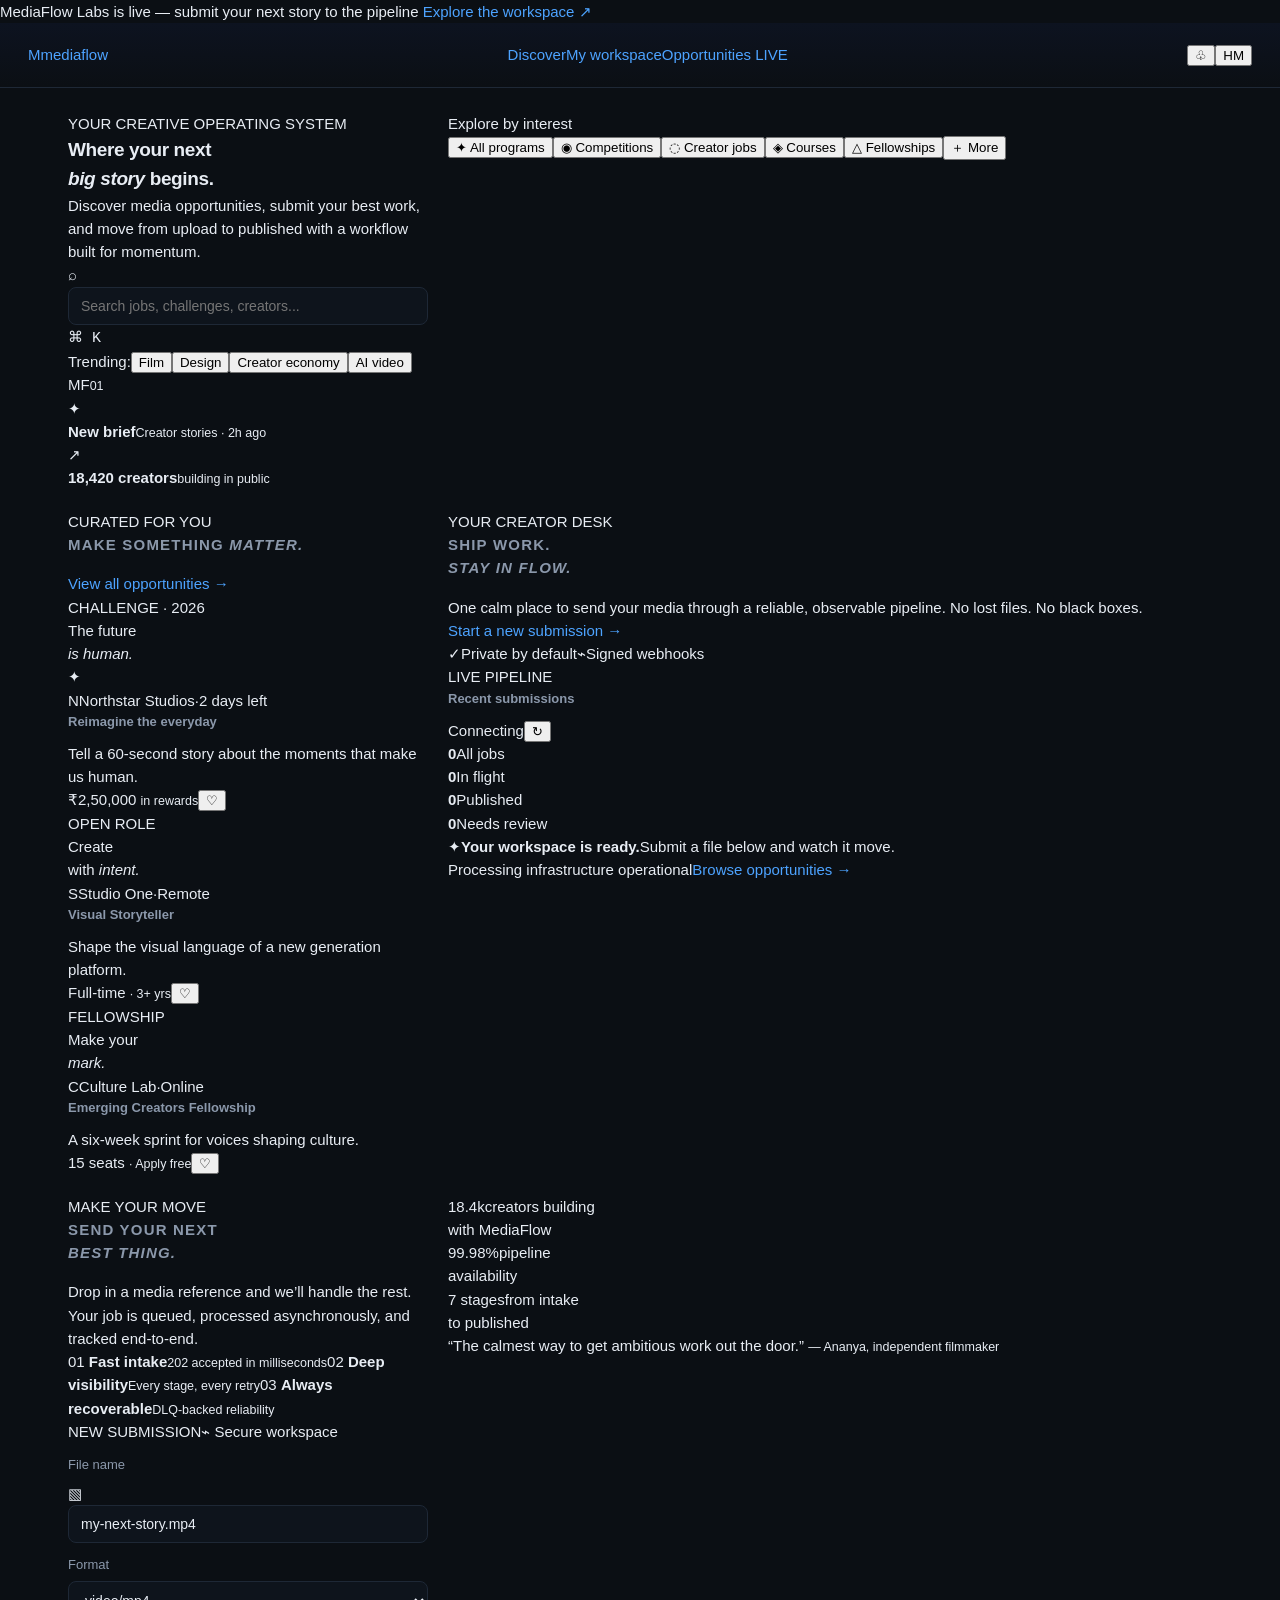
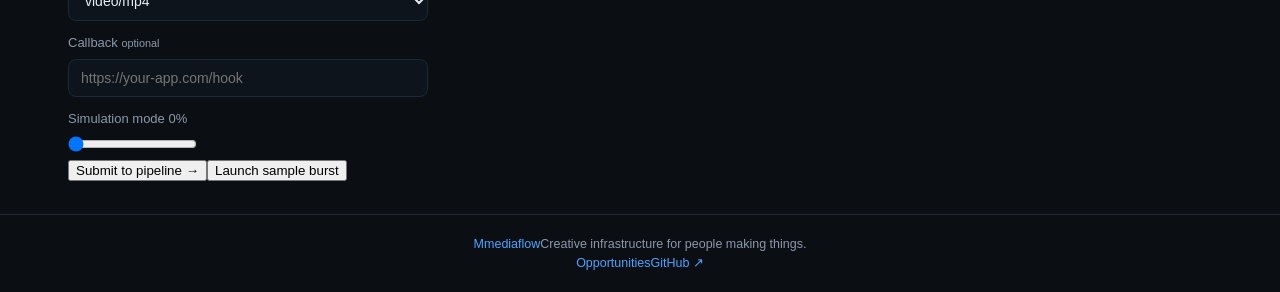
<file: public/index.html>
<!doctype html>
<html lang="en">
<head>
  <meta charset="utf-8"><meta name="viewport" content="width=device-width, initial-scale=1">
  <meta name="description" content="MediaFlow — discover creative programs, submit media, and track processing in one workspace.">
  <title>MediaFlow — Discover. Create. Go further.</title>
  <link rel="preconnect" href="https://fonts.googleapis.com"><link rel="preconnect" href="https://fonts.gstatic.com" crossorigin>
  <link href="https://fonts.googleapis.com/css2?family=DM+Sans:wght@400;500;600;700&family=Manrope:wght@700;800&display=swap" rel="stylesheet"><link rel="stylesheet" href="/style.css">
</head>
<body>
  <div class="announcement"><span class="announcement-dot"></span> MediaFlow Labs is live — submit your next story to the pipeline <a href="#upload">Explore the workspace <span>↗</span></a></div>
  <header class="site-header shell"><a class="wordmark" href="/" aria-label="MediaFlow home"><span class="wordmark-mark">M</span><span>media<span class="wordmark-accent">flow</span></span></a><nav class="main-nav" aria-label="Primary navigation"><a class="active" href="#discover">Discover</a><a href="#workspace">My workspace</a><a href="/radar">Opportunities <span class="new-pill">LIVE</span></a></nav><div class="header-actions"><button class="icon-btn" aria-label="Notifications">♧<span class="notification-dot"></span></button><button class="avatar" aria-label="Account menu">HM</button></div></header>
  <main>
    <section class="hero shell" id="discover"><div class="hero-copy"><p class="eyebrow"><span class="eyebrow-line"></span> YOUR CREATIVE OPERATING SYSTEM</p><h1>Where your next<br><em>big story</em> begins.</h1><p class="hero-sub">Discover media opportunities, submit your best work, and move from upload to published with a workflow built for momentum.</p><div class="hero-search"><span>⌕</span><input id="opportunitySearch" placeholder="Search jobs, challenges, creators..." aria-label="Search opportunities"><kbd>⌘ K</kbd></div><div class="hero-tags"><span>Trending:</span><button data-search="Film">Film</button><button data-search="Design">Design</button><button data-search="Creator economy">Creator economy</button><button data-search="AI video">AI video</button></div></div><div class="hero-art" aria-hidden="true"><div class="art-orbit orbit-one"></div><div class="art-orbit orbit-two"></div><div class="art-core"><span>MF</span><small>01</small></div><div class="art-card art-card-top"><span class="mini-icon pink">✦</span><div><b>New brief</b><small>Creator stories · 2h ago</small></div></div><div class="art-card art-card-bottom"><span class="mini-icon blue">↗</span><div><b>18,420 creators</b><small>building in public</small></div></div></div></section>
    <section class="category-strip shell" aria-label="Explore categories"><div class="section-label">Explore by interest</div><div class="category-list"><button class="category active">✦ All programs</button><button class="category">◉ Competitions</button><button class="category">◌ Creator jobs</button><button class="category">◈ Courses</button><button class="category">△ Fellowships</button><button class="category">＋ More</button></div></section>
    <section class="shell section-block"><div class="section-heading"><div><p class="eyebrow">CURATED FOR YOU</p><h2>Make something <em>matter.</em></h2></div><a class="view-all" href="/radar">View all opportunities <span>→</span></a></div><div class="opportunity-grid">
      <article class="opportunity-card featured-card"><div class="card-visual visual-purple"><span class="visual-label">CHALLENGE · 2026</span><div class="visual-title">The future<br><em>is human.</em></div><span class="visual-orbit"></span><span class="visual-spark">✦</span></div><div class="card-body"><div class="card-meta"><span class="company-dot">N</span><span>Northstar Studios</span><span class="dot-sep">·</span><span>2 days left</span></div><h3>Reimagine the everyday</h3><p>Tell a 60-second story about the moments that make us human.</p><div class="card-footer"><span class="reward">₹2,50,000 <small>in rewards</small></span><button class="save-btn" aria-label="Save opportunity">♡</button></div></div></article>
      <article class="opportunity-card"><div class="card-visual visual-lime"><span class="visual-label">OPEN ROLE</span><div class="visual-title">Create<br>with <em>intent.</em></div><div class="visual-grid"></div></div><div class="card-body"><div class="card-meta"><span class="company-dot dark">S</span><span>Studio One</span><span class="dot-sep">·</span><span>Remote</span></div><h3>Visual Storyteller</h3><p>Shape the visual language of a new generation platform.</p><div class="card-footer"><span class="reward">Full-time <small>· 3+ yrs</small></span><button class="save-btn" aria-label="Save opportunity">♡</button></div></div></article>
      <article class="opportunity-card"><div class="card-visual visual-orange"><span class="visual-label">FELLOWSHIP</span><div class="visual-title">Make your<br><em>mark.</em></div><div class="visual-sun"></div></div><div class="card-body"><div class="card-meta"><span class="company-dot red">C</span><span>Culture Lab</span><span class="dot-sep">·</span><span>Online</span></div><h3>Emerging Creators Fellowship</h3><p>A six-week sprint for voices shaping culture.</p><div class="card-footer"><span class="reward">15 seats <small>· Apply free</small></span><button class="save-btn" aria-label="Save opportunity">♡</button></div></div></article>
    </div></section>
    <section class="workspace shell" id="workspace"><div class="workspace-intro"><p class="eyebrow">YOUR CREATOR DESK</p><h2>Ship work.<br><em>Stay in flow.</em></h2><p>One calm place to send your media through a reliable, observable pipeline. No lost files. No black boxes.</p><a href="#upload" class="text-link">Start a new submission <span>→</span></a><div class="trust-row"><span class="trust-icon">✓</span><span>Private by default</span><span class="trust-icon">⌁</span><span>Signed webhooks</span></div></div><div class="workspace-panel"><div class="workspace-panel-head"><div><span class="live-indicator"><i></i> LIVE PIPELINE</span><h3>Recent submissions</h3></div><div class="panel-actions"><span id="apiHealth"><i class="status-dot"></i> Connecting</span><button id="refreshJobs" class="quiet-btn">↻</button></div></div><div class="pipeline-summary"><div><strong id="mTotal">0</strong><span>All jobs</span></div><div><strong id="mActive">0</strong><span>In flight</span></div><div><strong id="mDone">0</strong><span>Published</span></div><div><strong id="mFailed">0</strong><span>Needs review</span></div></div><div id="emptyState" class="workspace-empty"><span class="empty-icon">✦</span><b>Your workspace is ready.</b><span>Submit a file below and watch it move.</span></div><div id="jobList" class="workspace-jobs"></div><div class="workspace-panel-foot"><span><span class="signal"></span> Processing infrastructure operational</span><a href="/radar">Browse opportunities →</a></div></div></section>
    <section class="upload-section shell" id="upload"><div class="upload-copy"><p class="eyebrow">MAKE YOUR MOVE</p><h2>Send your next<br><em>best thing.</em></h2><p>Drop in a media reference and we’ll handle the rest. Your job is queued, processed asynchronously, and tracked end-to-end.</p><div class="upload-perks"><span>01 <b>Fast intake</b><small>202 accepted in milliseconds</small></span><span>02 <b>Deep visibility</b><small>Every stage, every retry</small></span><span>03 <b>Always recoverable</b><small>DLQ-backed reliability</small></span></div></div><form id="jobForm" class="upload-form"><div class="form-heading"><span class="form-step">NEW SUBMISSION</span><span class="secure-label">⌁ Secure workspace</span></div><label for="fileName">File name</label><div class="input-wrap"><span>▧</span><input id="fileName" value="my-next-story.mp4" required></div><div class="form-row"><div><label for="contentType">Format</label><select id="contentType"><option>video/mp4</option><option>video/webm</option><option>audio/mpeg</option><option>image/png</option><option>image/jpeg</option><option>application/pdf</option></select></div><div><label for="cbUrl">Callback <small>optional</small></label><input id="cbUrl" placeholder="https://your-app.com/hook" spellcheck="false"></div></div><label for="chaos">Simulation mode <span id="chaosVal">0%</span></label><input type="range" id="chaos" min="0" max="100" value="0"><div class="form-actions"><button type="submit" class="primary-btn">Submit to pipeline <span>→</span></button><button type="button" class="secondary-btn" id="burstBtn">Launch sample burst</button></div><div id="formError" class="form-error hidden"></div></form></section>
    <section class="shell proof-strip"><div><span class="proof-number">18.4k</span><span>creators building<br>with MediaFlow</span></div><div><span class="proof-number">99.98%</span><span>pipeline<br>availability</span></div><div><span class="proof-number">7 stages</span><span>from intake<br>to published</span></div><div class="proof-quote">“The calmest way to get ambitious work out the door.” <small>— Ananya, independent filmmaker</small></div></section>
  </main>
  <footer class="site-footer shell"><a class="wordmark" href="/"><span class="wordmark-mark">M</span><span>media<span class="wordmark-accent">flow</span></span></a><span>Creative infrastructure for people making things.</span><div><a href="/radar">Opportunities</a><a href="https://github.com/Himanshu90909/aws-event-media-platform" target="_blank" rel="noopener">GitHub ↗</a></div></footer>
  <script src="/app.js"></script>
</body>
</html>
</file>
<file: style.css>
/* Event Media Platform — dark dashboard theme */
:root {
  --bg: #0b0f14; --panel: #121821; --panel2: #0e141c;
  --border: #1e2836; --text: #e8edf4; --muted: #8b98ab;
  --accent: #4da3ff; --accent2: #2b7fd4;
  --ok: #34d399; --bad: #f87171; --warn: #fbbf24;
  --mono: "SF Mono", "Cascadia Code", Consolas, monospace;
}
* { box-sizing: border-box; margin: 0; }
body {
  background: var(--bg); color: var(--text);
  font: 15px/1.55 -apple-system, "Segoe UI", Roboto, Helvetica, Arial, sans-serif;
  min-height: 100vh;
}
a { color: var(--accent); text-decoration: none; }
code, pre { font-family: var(--mono); font-size: 13px; }

header {
  display: flex; justify-content: space-between; align-items: center;
  padding: 20px 28px; border-bottom: 1px solid var(--border);
  background: linear-gradient(180deg, #0d1320, var(--bg));
}
.brand { display: flex; gap: 14px; align-items: center; }
.logo {
  width: 44px; height: 44px; border-radius: 10px;
  background: linear-gradient(135deg, var(--accent), var(--accent2));
  display: grid; place-items: center; font-weight: 800; font-size: 15px; color: #04101f;
}
h1 { font-size: 19px; letter-spacing: -0.02em; }
.sub { color: var(--muted); font-size: 13px; }
.api-health { color: var(--muted); font-size: 13px; display: flex; align-items: center; gap: 7px; }
.dot { width: 9px; height: 9px; border-radius: 50%; background: var(--warn); display: inline-block; }
.dot.ok { background: var(--ok); box-shadow: 0 0 8px var(--ok); }
.dot.bad { background: var(--bad); }

main {
  display: grid; grid-template-columns: 360px 1fr; gap: 20px;
  padding: 24px 28px; max-width: 1200px; margin: 0 auto;
}
@media (max-width: 860px) { main { grid-template-columns: 1fr; } }

.panel {
  background: var(--panel); border: 1px solid var(--border);
  border-radius: 14px; padding: 22px;
}
h2 { font-size: 15px; text-transform: uppercase; letter-spacing: 0.08em; color: var(--muted); margin-bottom: 16px; }
.hint { float: right; text-transform: none; letter-spacing: 0; font-size: 12px; color: var(--accent); font-family: var(--mono); }

label { display: block; font-size: 13px; color: var(--muted); margin: 12px 0 6px; }
input[type=text], input:not([type]), select {
  width: 100%; padding: 10px 12px; border-radius: 8px;
  border: 1px solid var(--border); background: var(--panel2);
  color: var(--text); font-size: 14px; outline: none;
}
input:focus, select:focus { border-color: var(--accent); }
.check { display: flex; align-items: center; gap: 8px; margin-top: 14px; color: var(--text); font-size: 14px; }
.check input { width: auto; }
.check-hint { color: var(--muted); font-size: 12px; }
.btn {
  margin-top: 18px; width: 100%; padding: 11px; border: none; border-radius: 9px;
  background: linear-gradient(135deg, var(--accent), var(--accent2));
  color: #04101f; font-weight: 700; font-size: 14px; cursor: pointer;
}
.btn:disabled { opacity: 0.6; cursor: wait; }
.error { margin-top: 10px; color: var(--bad); font-size: 13px; }
.hidden { display: none !important; }

.state-machine { margin-top: 24px; border-top: 1px solid var(--border); padding-top: 16px; }
h3 { font-size: 13px; color: var(--muted); margin-bottom: 10px; }
.sm { display: flex; align-items: center; gap: 7px; flex-wrap: wrap; font-size: 12px; font-family: var(--mono); }
.state { padding: 4px 9px; border: 1px solid var(--border); border-radius: 6px; color: var(--muted); }
.state.ok { color: var(--ok); border-color: rgba(52,211,153,.4); }
.state.bad { color: var(--bad); border-color: rgba(248,113,113,.4); }
.arrow { color: var(--accent); }
.or { color: var(--muted); }
.sm-note { color: var(--muted); font-size: 12px; margin-top: 8px; }

.empty {
  color: var(--muted); text-align: center; padding: 48px 20px;
  border: 1px dashed var(--border); border-radius: 10px; font-size: 14px;
}
.job {
  background: var(--panel2); border: 1px solid var(--border);
  border-radius: 11px; padding: 16px 18px; margin-bottom: 12px;
}
.job-head { display: flex; justify-content: space-between; align-items: flex-start; gap: 12px; }
.job h3 { color: var(--text); font-size: 15px; margin: 0; font-weight: 600; }
.job-sub { color: var(--muted); font-size: 12px; margin-top: 3px; }
.badge {
  font-size: 11px; font-weight: 700; letter-spacing: .05em; padding: 4px 10px;
  border-radius: 999px; font-family: var(--mono); white-space: nowrap;
}
.badge.queued { color: var(--accent); background: rgba(77,163,255,.12); }
.badge.processing { color: var(--warn); background: rgba(251,191,36,.12); animation: pulse 1.2s infinite; }
.badge.completed { color: var(--ok); background: rgba(52,211,153,.12); }
.badge.failed { color: var(--bad); background: rgba(248,113,113,.12); }
@keyframes pulse { 50% { opacity: .55; } }

.bar { height: 6px; background: #1a2331; border-radius: 4px; margin: 14px 0 6px; overflow: hidden; }
.fill { height: 100%; border-radius: 4px; background: var(--accent); transition: width .6s ease; }
.fill.processing { background: var(--warn); }
.fill.completed { background: var(--ok); }
.fill.failed { background: var(--bad); }
.bar-row { display: flex; justify-content: space-between; font-size: 11.5px; color: var(--muted); }
.objkey { font-family: var(--mono); overflow: hidden; text-overflow: ellipsis; white-space: nowrap; max-width: 60%; }
.job-error { margin-top: 10px; font-size: 12.5px; color: var(--bad); }
.job-foot { display: flex; justify-content: space-between; align-items: center; margin-top: 12px; color: var(--muted); font-size: 12px; }
.mini {
  background: none; border: 1px solid var(--border); color: var(--accent);
  border-radius: 6px; padding: 4px 10px; font-size: 12px; cursor: pointer; font-family: var(--mono);
}
.mini:hover { border-color: var(--accent); }

.docs { max-width: 1200px; margin: 0 auto 24px; }
.docs-grid { display: grid; grid-template-columns: 1fr 1fr; gap: 28px; }
@media (max-width: 860px) { .docs-grid { grid-template-columns: 1fr; } }
table { border-collapse: collapse; width: 100%; font-size: 13px; }
th { text-align: left; color: var(--muted); font-weight: 600; padding: 8px 10px; border-bottom: 1px solid var(--border); }
td { padding: 8px 10px; border-bottom: 1px solid var(--border); color: var(--text); vertical-align: top; }
td code { color: var(--accent); }
pre {
  background: var(--panel2); border: 1px solid var(--border); border-radius: 9px;
  padding: 14px; overflow-x: auto; color: #a9c5e8; margin-bottom: 12px; white-space: pre;
}

footer {
  text-align: center; color: var(--muted); font-size: 12.5px;
  padding: 20px; border-top: 1px solid var(--border); margin-top: 8px;
}
</file>
